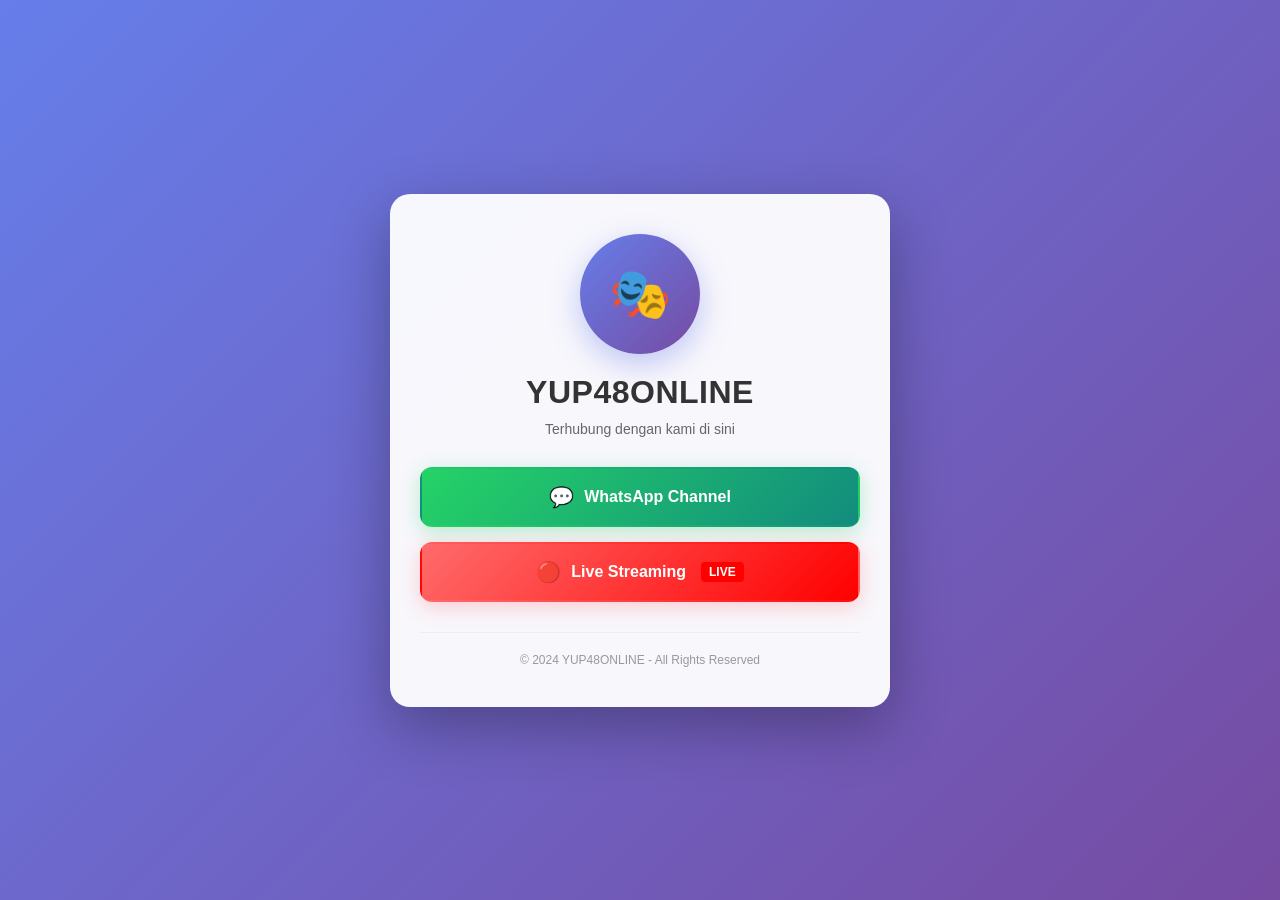
<file: index.html>
<!DOCTYPE html>
<html lang="id">
<head>
    <meta charset="UTF-8">
    <meta name="viewport" content="width=device-width, initial-scale=1.0">
    <title>YUP48ONLINE - Linktree</title>
    <style>
        * {
            margin: 0;
            padding: 0;
            box-sizing: border-box;
        }

        body {
            font-family: 'Segoe UI', Tahoma, Geneva, Verdana, sans-serif;
            background: linear-gradient(135deg, #667eea 0%, #764ba2 100%);
            min-height: 100vh;
            display: flex;
            justify-content: center;
            align-items: center;
            padding: 20px;
        }

        .container {
            width: 100%;
            max-width: 500px;
            background: rgba(255, 255, 255, 0.95);
            border-radius: 20px;
            padding: 40px 30px;
            box-shadow: 0 20px 60px rgba(0, 0, 0, 0.3);
            text-align: center;
            animation: slideUp 0.6s ease-out;
        }

        @keyframes slideUp {
            from {
                opacity: 0;
                transform: translateY(30px);
            }
            to {
                opacity: 1;
                transform: translateY(0);
            }
        }

        .profile-section {
            margin-bottom: 30px;
        }

        .profile-avatar {
            width: 120px;
            height: 120px;
            margin: 0 auto 20px;
            background: linear-gradient(135deg, #667eea 0%, #764ba2 100%);
            border-radius: 50%;
            display: flex;
            align-items: center;
            justify-content: center;
            font-size: 50px;
            color: white;
            box-shadow: 0 10px 30px rgba(102, 126, 234, 0.4);
        }

        .profile-title {
            font-size: 32px;
            font-weight: 700;
            color: #333;
            margin-bottom: 10px;
            letter-spacing: 0.5px;
        }

        .profile-subtitle {
            font-size: 14px;
            color: #666;
            margin-bottom: 25px;
            font-weight: 500;
        }

        .links-section {
            display: flex;
            flex-direction: column;
            gap: 15px;
        }

        .link-button {
            display: block;
            padding: 16px 20px;
            text-decoration: none;
            border-radius: 12px;
            font-weight: 600;
            font-size: 16px;
            transition: all 0.3s ease;
            border: 2px solid transparent;
            cursor: pointer;
            display: flex;
            align-items: center;
            justify-content: center;
            gap: 10px;
            position: relative;
            overflow: hidden;
        }

        .link-button::before {
            content: '';
            position: absolute;
            top: 0;
            left: -100%;
            width: 100%;
            height: 100%;
            background: rgba(255, 255, 255, 0.2);
            transition: left 0.4s ease;
            z-index: 0;
        }

        .link-button:hover::before {
            left: 100%;
        }

        .link-button span {
            position: relative;
            z-index: 1;
            display: flex;
            align-items: center;
            gap: 10px;
        }

        .whatsapp-btn {
            background: linear-gradient(135deg, #25D366 0%, #128C7E 100%);
            color: white;
            box-shadow: 0 5px 20px rgba(37, 211, 102, 0.3);
        }

        .whatsapp-btn:hover {
            transform: translateY(-3px);
            box-shadow: 0 8px 25px rgba(37, 211, 102, 0.4);
        }

        .live-btn {
            background: linear-gradient(135deg, #FF6B6B 0%, #FF0000 100%);
            color: white;
            box-shadow: 0 5px 20px rgba(255, 107, 107, 0.3);
        }

        .live-btn:hover {
            transform: translateY(-3px);
            box-shadow: 0 8px 25px rgba(255, 107, 107, 0.4);
        }

        .icon {
            font-size: 20px;
            display: inline-block;
        }

        .live-badge {
            display: inline-block;
            background: #FF0000;
            color: white;
            padding: 3px 8px;
            border-radius: 4px;
            font-size: 12px;
            font-weight: 700;
            margin-left: 5px;
            animation: pulse 2s infinite;
        }

        @keyframes pulse {
            0%, 100% {
                opacity: 1;
            }
            50% {
                opacity: 0.7;
            }
        }

        .footer {
            margin-top: 30px;
            padding-top: 20px;
            border-top: 1px solid #eee;
            font-size: 12px;
            color: #999;
        }

        @media (max-width: 480px) {
            .container {
                padding: 30px 20px;
            }

            .profile-title {
                font-size: 28px;
            }

            .link-button {
                padding: 14px 18px;
                font-size: 15px;
            }
        }
    </style>
</head>
<body>
    <div class="container">
        <div class="profile-section">
            <div class="profile-avatar">🎭</div>
            <h1 class="profile-title">YUP48ONLINE</h1>
            <p class="profile-subtitle">Terhubung dengan kami di sini</p>
        </div>

        <div class="links-section">
            <a href="https://whatsapp.com/channel/0029Vb6yD8g8aKvRlXCODK3D" class="link-button whatsapp-btn" target="_blank">
                <span>
                    <span class="icon">💬</span>
                    WhatsApp Channel
                </span>
            </a>

            <a href="http://yup48.online/live/theaterfree/" class="link-button live-btn" target="_blank">
                <span>
                    <span class="icon">🔴</span>
                    Live Streaming
                    <span class="live-badge">LIVE</span>
                </span>
            </a>
        </div>

        <div class="footer">
            <p>© 2024 YUP48ONLINE - All Rights Reserved</p>
        </div>
    </div>
</body>
</html>
</file>
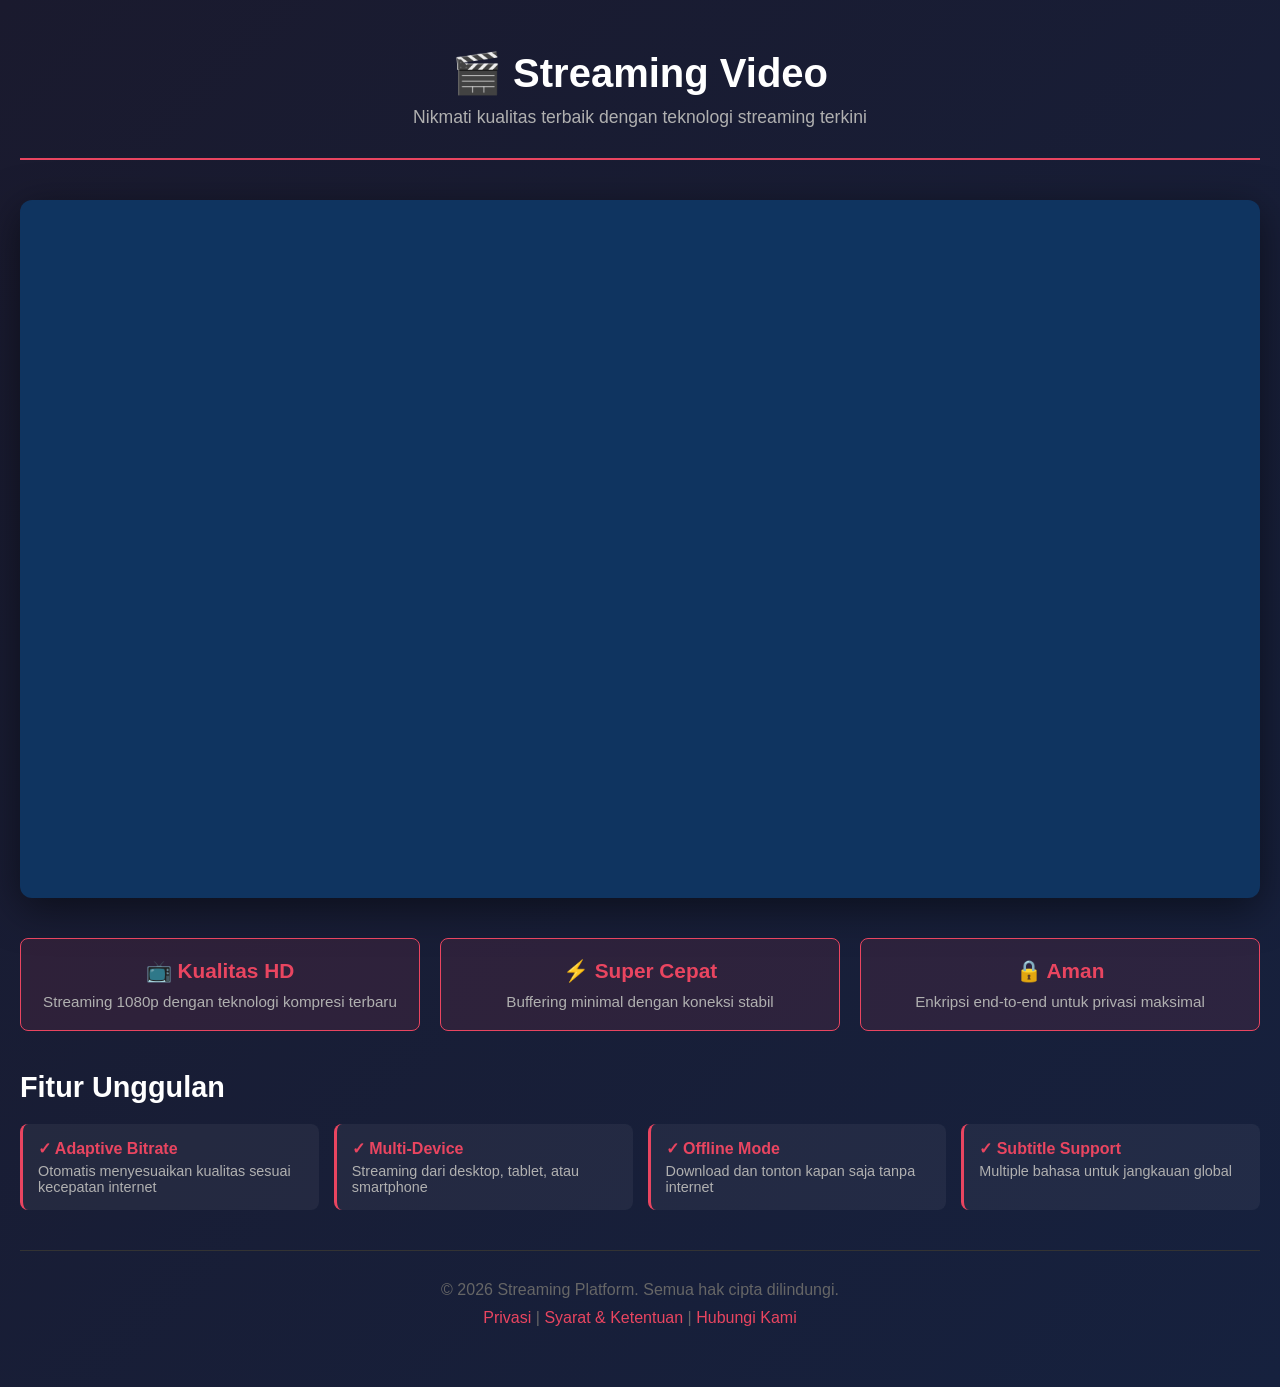
<file: player/index.html>
<!DOCTYPE html>
<html lang="id">
<head>
    <meta charset="UTF-8">
    <meta name="viewport" content="width=device-width, initial-scale=1.0">
    <title>Streaming Video</title>
    <style>
        * {
            margin: 0;
            padding: 0;
            box-sizing: border-box;
        }

        body {
            font-family: 'Segoe UI', Tahoma, Geneva, Verdana, sans-serif;
            background: linear-gradient(135deg, #1a1a2e 0%, #16213e 100%);
            color: #fff;
            min-height: 100vh;
            padding: 20px;
        }

        .container {
            max-width: 1400px;
            margin: 0 auto;
        }

        header {
            text-align: center;
            margin-bottom: 40px;
            padding: 30px 0;
            border-bottom: 2px solid #e94560;
        }

        header h1 {
            font-size: 2.5rem;
            margin-bottom: 10px;
            color: #fff;
        }

        header p {
            font-size: 1.1rem;
            color: #b0b0b0;
        }

        .player-container {
            background: #0f3460;
            border-radius: 12px;
            overflow: hidden;
            box-shadow: 0 10px 40px rgba(0, 0, 0, 0.5);
            margin-bottom: 40px;
            aspect-ratio: 16 / 9;
        }

        .player-container iframe {
            width: 100%;
            height: 100%;
            border: none;
        }

        .info-section {
            display: grid;
            grid-template-columns: repeat(auto-fit, minmax(250px, 1fr));
            gap: 20px;
            margin-bottom: 40px;
        }

        .info-card {
            background: rgba(232, 69, 96, 0.1);
            border: 1px solid #e94560;
            padding: 20px;
            border-radius: 8px;
            text-align: center;
        }

        .info-card h3 {
            font-size: 1.3rem;
            margin-bottom: 10px;
            color: #e94560;
        }

        .info-card p {
            color: #b0b0b0;
            font-size: 0.95rem;
        }

        .features {
            display: grid;
            grid-template-columns: repeat(auto-fit, minmax(200px, 1fr));
            gap: 15px;
            margin-bottom: 40px;
        }

        .feature-item {
            background: rgba(255, 255, 255, 0.05);
            padding: 15px;
            border-radius: 8px;
            border-left: 3px solid #e94560;
        }

        .feature-item h4 {
            color: #e94560;
            margin-bottom: 5px;
        }

        .feature-item p {
            color: #b0b0b0;
            font-size: 0.9rem;
        }

        footer {
            text-align: center;
            padding: 30px 0;
            border-top: 1px solid #333;
            margin-top: 40px;
            color: #666;
        }

        footer p {
            margin-bottom: 10px;
        }

        footer a {
            color: #e94560;
            text-decoration: none;
            transition: color 0.3s;
        }

        footer a:hover {
            color: #ff6b7a;
        }

        @media (max-width: 768px) {
            header h1 {
                font-size: 1.8rem;
            }

            .player-container {
                margin-bottom: 30px;
            }

            .info-section {
                gap: 15px;
            }
        }
    </style>
</head>
<body>
    <div class="container">
        <header>
            <h1>🎬 Streaming Video</h1>
            <p>Nikmati kualitas terbaik dengan teknologi streaming terkini</p>
        </header>

        <div class="player-container">
            <iframe width="1280" height="720" src="https://lixbox.net/e/t0fkRTIT" frameborder="0" allowfullscreen></iframe>
        </div>

        <div class="info-section">
            <div class="info-card">
                <h3>📺 Kualitas HD</h3>
                <p>Streaming 1080p dengan teknologi kompresi terbaru</p>
            </div>
            <div class="info-card">
                <h3>⚡ Super Cepat</h3>
                <p>Buffering minimal dengan koneksi stabil</p>
            </div>
            <div class="info-card">
                <h3>🔒 Aman</h3>
                <p>Enkripsi end-to-end untuk privasi maksimal</p>
            </div>
        </div>

        <h2 style="margin-bottom: 20px; font-size: 1.8rem;">Fitur Unggulan</h2>
        <div class="features">
            <div class="feature-item">
                <h4>✓ Adaptive Bitrate</h4>
                <p>Otomatis menyesuaikan kualitas sesuai kecepatan internet</p>
            </div>
            <div class="feature-item">
                <h4>✓ Multi-Device</h4>
                <p>Streaming dari desktop, tablet, atau smartphone</p>
            </div>
            <div class="feature-item">
                <h4>✓ Offline Mode</h4>
                <p>Download dan tonton kapan saja tanpa internet</p>
            </div>
            <div class="feature-item">
                <h4>✓ Subtitle Support</h4>
                <p>Multiple bahasa untuk jangkauan global</p>
            </div>
        </div>

        <footer>
            <p>&copy; 2026 Streaming Platform. Semua hak cipta dilindungi.</p>
            <p>
                <a href="#privasi">Privasi</a> | 
                <a href="#syarat">Syarat & Ketentuan</a> | 
                <a href="#kontak">Hubungi Kami</a>
            </p>
        </footer>
    </div>
</body>
</html>
</file>
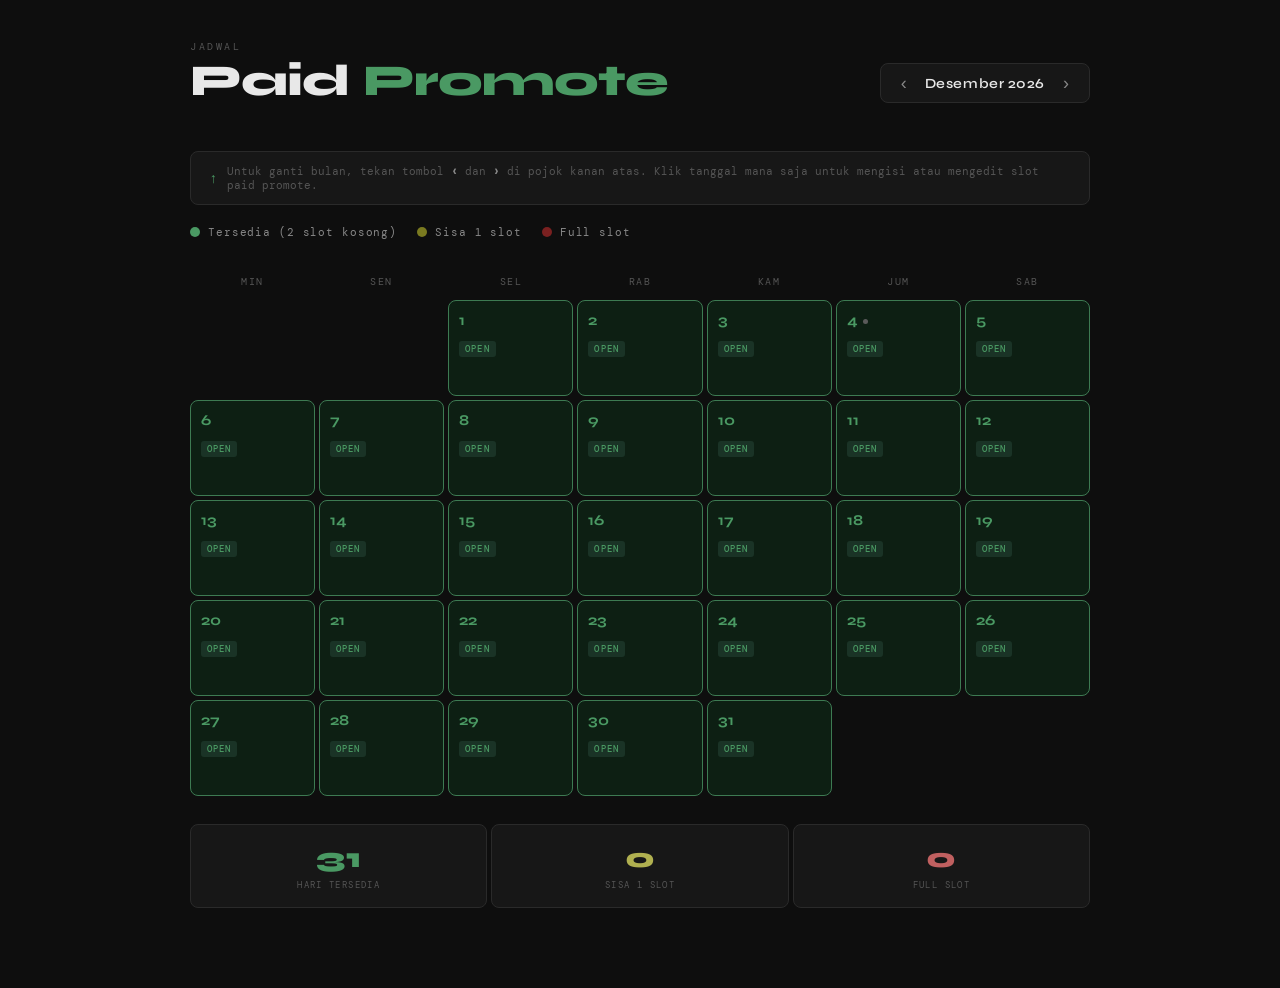
<file: admin/pp/index.html>
<!DOCTYPE html>
<html lang="id">
<head>
<meta charset="UTF-8">
<meta name="viewport" content="width=device-width, initial-scale=1.0">
<title>Jadwal Paid Promote </title>
<link href="https://fonts.googleapis.com/css2?family=DM+Mono:wght@300;400;500&family=Syne:wght@400;600;700;800&display=swap" rel="stylesheet">
<style>
  :root {
    --bg: #0e0e0e;
    --surface: #171717;
    --surface2: #1f1f1f;
    --border: #2a2a2a;
    --border-light: #333;
    --text-primary: #e8e8e8;
    --text-secondary: #888;
    --text-muted: #555;
    --green: #3d7a52;
    --green-glow: #4a9963;
    --green-bg: #0d1f13;
    --half-bg: #1a1a10;
    --half-accent: #7a7a20;
    --full-bg: #1a0d0d;
    --full-accent: #7a2020;
    --accent: #5a5a5a;
    --mono: 'DM Mono', monospace;
    --display: 'Syne', sans-serif;
  }

  * { margin: 0; padding: 0; box-sizing: border-box; }

  body {
    background: var(--bg);
    color: var(--text-primary);
    font-family: var(--mono);
    min-height: 100vh;
    padding: 40px 24px 80px;
  }

  /* ── HEADER ── */
  .header {
    max-width: 900px;
    margin: 0 auto 48px;
    display: flex;
    align-items: flex-end;
    justify-content: space-between;
    gap: 16px;
    flex-wrap: wrap;
  }

  .header-left .label {
    font-size: 10px;
    letter-spacing: 0.25em;
    text-transform: uppercase;
    color: var(--text-muted);
    margin-bottom: 6px;
  }

  .header-left h1 {
    font-family: var(--display);
    font-size: clamp(28px, 5vw, 44px);
    font-weight: 800;
    color: var(--text-primary);
    line-height: 1;
    letter-spacing: -0.02em;
  }

  .header-left h1 span {
    color: var(--green-glow);
  }

  .month-nav {
    display: flex;
    align-items: center;
    gap: 12px;
    background: var(--surface);
    border: 1px solid var(--border);
    border-radius: 8px;
    padding: 8px 14px;
  }

  .month-nav button {
    background: none;
    border: none;
    color: var(--text-secondary);
    cursor: pointer;
    font-size: 18px;
    line-height: 1;
    padding: 2px 6px;
    border-radius: 4px;
    transition: color 0.15s, background 0.15s;
  }

  .month-nav button:hover { background: var(--border); color: var(--text-primary); }

  #monthLabel {
    font-family: var(--display);
    font-size: 14px;
    font-weight: 600;
    color: var(--text-primary);
    min-width: 110px;
    text-align: center;
    letter-spacing: 0.04em;
  }

  /* ── LEGEND ── */
  .legend {
    max-width: 900px;
    margin: 0 auto 28px;
    display: flex;
    gap: 20px;
    flex-wrap: wrap;
  }

  .legend-item {
    display: flex;
    align-items: center;
    gap: 8px;
    font-size: 11px;
    color: var(--text-secondary);
    letter-spacing: 0.08em;
  }

  .legend-dot {
    width: 10px; height: 10px;
    border-radius: 50%;
  }

  .dot-free { background: var(--green-glow); }
  .dot-half { background: var(--half-accent); }
  .dot-full { background: var(--full-accent); }

  /* ── CALENDAR ── */
  .calendar-wrap {
    max-width: 900px;
    margin: 0 auto;
  }

  .day-headers {
    display: grid;
    grid-template-columns: repeat(7, 1fr);
    gap: 4px;
    margin-bottom: 4px;
  }

  .day-header {
    text-align: center;
    font-size: 10px;
    letter-spacing: 0.15em;
    text-transform: uppercase;
    color: var(--text-muted);
    padding: 8px 0;
  }

  .calendar-grid {
    display: grid;
    grid-template-columns: repeat(7, 1fr);
    gap: 4px;
  }

  .day-cell {
    background: var(--surface);
    border: 1px solid var(--border);
    border-radius: 8px;
    min-height: 96px;
    padding: 10px;
    cursor: pointer;
    transition: border-color 0.15s, background 0.15s;
    position: relative;
    overflow: hidden;
  }

  .day-cell:hover { border-color: var(--border-light); background: var(--surface2); }
  .day-cell.empty { background: transparent; border-color: transparent; cursor: default; }
  .day-cell.today { border-color: var(--accent); }

  /* States */
  .day-cell.state-free {
    background: var(--green-bg);
    border-color: var(--green);
  }

  .day-cell.state-free:hover { border-color: var(--green-glow); }

  .day-cell.state-half {
    background: var(--half-bg);
    border-color: #3a3a10;
  }

  .day-cell.state-full {
    background: var(--full-bg);
    border-color: #3a1010;
  }

  .day-num {
    font-family: var(--display);
    font-size: 15px;
    font-weight: 700;
    color: var(--text-secondary);
    margin-bottom: 6px;
  }

  .day-cell.state-free .day-num { color: var(--green-glow); }
  .day-cell.state-half .day-num { color: #c0c060; }
  .day-cell.state-full .day-num { color: #c06060; }
  .day-cell.today .day-num::after {
    content: '';
    display: inline-block;
    width: 5px; height: 5px;
    background: var(--accent);
    border-radius: 50%;
    margin-left: 5px;
    vertical-align: middle;
  }

  .slot-list {
    display: flex;
    flex-direction: column;
    gap: 3px;
  }

  .slot-item {
    font-size: 9px;
    color: var(--text-secondary);
    background: var(--surface2);
    border-radius: 3px;
    padding: 2px 5px;
    white-space: nowrap;
    overflow: hidden;
    text-overflow: ellipsis;
    letter-spacing: 0.03em;
  }

  .status-badge {
    margin-top: 6px;
    font-size: 9px;
    letter-spacing: 0.12em;
    text-transform: uppercase;
    font-weight: 500;
    padding: 2px 6px;
    border-radius: 3px;
    display: inline-block;
  }

  .badge-free { background: #1a3326; color: var(--green-glow); }
  .badge-half { background: #2a2a10; color: #b0b050; }
  .badge-full { background: #2a1010; color: #c06060; }

  /* ── MODAL ── */
  .modal-overlay {
    display: none;
    position: fixed;
    inset: 0;
    background: rgba(0,0,0,0.75);
    z-index: 100;
    align-items: center;
    justify-content: center;
    backdrop-filter: blur(4px);
  }

  .modal-overlay.open { display: flex; }

  .modal {
    background: var(--surface);
    border: 1px solid var(--border-light);
    border-radius: 12px;
    padding: 28px;
    width: 360px;
    max-width: 90vw;
  }

  .modal-title {
    font-family: var(--display);
    font-size: 20px;
    font-weight: 700;
    margin-bottom: 4px;
  }

  .modal-date {
    font-size: 11px;
    color: var(--text-muted);
    letter-spacing: 0.1em;
    margin-bottom: 20px;
  }

  .slot-section { margin-bottom: 20px; }

  .slot-label {
    font-size: 10px;
    letter-spacing: 0.15em;
    text-transform: uppercase;
    color: var(--text-muted);
    margin-bottom: 8px;
  }

  .slot-input-row {
    display: flex;
    gap: 8px;
    margin-bottom: 6px;
    align-items: center;
  }

  .slot-input {
    flex: 1;
    background: var(--surface2);
    border: 1px solid var(--border);
    border-radius: 6px;
    padding: 8px 10px;
    font-family: var(--mono);
    font-size: 12px;
    color: var(--text-primary);
    outline: none;
    transition: border-color 0.15s;
  }

  .slot-input:focus { border-color: var(--border-light); }
  .slot-input::placeholder { color: var(--text-muted); }

  .slot-clear {
    background: none;
    border: 1px solid var(--border);
    color: var(--text-muted);
    border-radius: 6px;
    width: 28px; height: 34px;
    cursor: pointer;
    font-size: 14px;
    display: flex; align-items: center; justify-content: center;
    transition: all 0.15s;
    flex-shrink: 0;
  }

  .slot-clear:hover { background: var(--full-bg); border-color: #7a2020; color: #c06060; }

  .modal-actions {
    display: flex;
    gap: 8px;
    margin-top: 4px;
  }

  .btn {
    flex: 1;
    padding: 10px;
    border-radius: 6px;
    border: none;
    font-family: var(--mono);
    font-size: 12px;
    letter-spacing: 0.08em;
    cursor: pointer;
    transition: all 0.15s;
  }

  .btn-primary {
    background: var(--surface2);
    border: 1px solid var(--border-light);
    color: var(--text-primary);
  }

  .btn-primary:hover { background: var(--border); }

  .btn-cancel {
    background: none;
    border: 1px solid var(--border);
    color: var(--text-muted);
  }

  .btn-cancel:hover { color: var(--text-secondary); }

  /* ── STATS ── */
  .stats {
    max-width: 900px;
    margin: 28px auto 0;
    display: grid;
    grid-template-columns: repeat(3, 1fr);
    gap: 4px;
  }

  .stat-card {
    background: var(--surface);
    border: 1px solid var(--border);
    border-radius: 8px;
    padding: 16px 20px;
    text-align: center;
  }

  .stat-num {
    font-family: var(--display);
    font-size: 28px;
    font-weight: 800;
    margin-bottom: 4px;
  }

  .stat-num.green { color: var(--green-glow); }
  .stat-num.yellow { color: #b0b050; }
  .stat-num.red { color: #c06060; }

  .stat-label {
    font-size: 9px;
    letter-spacing: 0.15em;
    text-transform: uppercase;
    color: var(--text-muted);
  }

  /* ── EDIT MONTH HINT ── */
  .edit-hint {
    max-width: 900px;
    margin: 0 auto 20px;
    background: var(--surface);
    border: 1px solid var(--border);
    border-radius: 8px;
    padding: 12px 18px;
    font-size: 11px;
    color: var(--text-muted);
    display: flex;
    align-items: center;
    gap: 10px;
  }

  .edit-hint strong { color: var(--text-secondary); }
  .hint-arrow { color: var(--green-glow); font-size: 14px; }

  @media (max-width: 600px) {
    .day-cell { min-height: 70px; padding: 6px; }
    .day-num { font-size: 12px; }
    .stats { grid-template-columns: repeat(3, 1fr); }
  }
</style>
</head>
<body>

<!-- HEADER -->
<div class="header">
  <div class="header-left">
    <div class="label">Jadwal</div>
    <h1>Paid <span>Promote</span></h1>
  </div>
  <div class="month-nav">
    <button onclick="changeMonth(-1)">&#8249;</button>
    <span id="monthLabel">Mei 2025</span>
    <button onclick="changeMonth(1)">&#8250;</button>
  </div>
</div>

<!-- EDIT HINT -->
<div class="edit-hint">
  <span class="hint-arrow">↑</span>
  <span>Untuk ganti bulan, tekan tombol <strong>&lsaquo;</strong> dan <strong>&rsaquo;</strong> di pojok kanan atas. Klik tanggal mana saja untuk mengisi atau mengedit slot paid promote.</span>
</div>

<!-- LEGEND -->
<div class="legend">
  <div class="legend-item"><div class="legend-dot dot-free"></div> Tersedia (2 slot kosong)</div>
  <div class="legend-item"><div class="legend-dot dot-half"></div> Sisa 1 slot</div>
  <div class="legend-item"><div class="legend-dot dot-full"></div> Full slot</div>
</div>

<!-- CALENDAR -->
<div class="calendar-wrap">
  <div class="day-headers">
    <div class="day-header">Min</div>
    <div class="day-header">Sen</div>
    <div class="day-header">Sel</div>
    <div class="day-header">Rab</div>
    <div class="day-header">Kam</div>
    <div class="day-header">Jum</div>
    <div class="day-header">Sab</div>
  </div>
  <div class="calendar-grid" id="calendarGrid"></div>
</div>

<!-- STATS -->
<div class="stats">
  <div class="stat-card">
    <div class="stat-num green" id="statFree">0</div>
    <div class="stat-label">Hari Tersedia</div>
  </div>
  <div class="stat-card">
    <div class="stat-num yellow" id="statHalf">0</div>
    <div class="stat-label">Sisa 1 Slot</div>
  </div>
  <div class="stat-card">
    <div class="stat-num red" id="statFull">0</div>
    <div class="stat-label">Full Slot</div>
  </div>
</div>

<!-- MODAL -->
<div class="modal-overlay" id="modalOverlay" onclick="closeModalOutside(event)">
  <div class="modal">
    <div class="modal-title" id="modalTitle">Edit Slot</div>
    <div class="modal-date" id="modalDate"></div>

    <div class="slot-section">
      <div class="slot-label">Slot 1</div>
      <div class="slot-input-row">
        <input type="text" class="slot-input" id="slot1Input" placeholder="Nama / brand...">
        <button class="slot-clear" onclick="clearSlot(1)" title="Hapus slot 1">×</button>
      </div>
    </div>

    <div class="slot-section">
      <div class="slot-label">Slot 2</div>
      <div class="slot-input-row">
        <input type="text" class="slot-input" id="slot2Input" placeholder="Nama / brand...">
        <button class="slot-clear" onclick="clearSlot(2)" title="Hapus slot 2">×</button>
      </div>
    </div>

    <div class="modal-actions">
      <button class="btn btn-cancel" onclick="closeModal()">Batal</button>
      <button class="btn btn-primary" onclick="saveSlots()">Simpan</button>
    </div>
  </div>
</div>

<script>
  // ── STATE ──
  // currentYear/Month: what's displayed
  // Bulan Mei = index 4 (0-based), year = 2025 (sesuai prompt)
 let currentYear = new Date().getFullYear();
let currentMonth = new Date().getMonth(); // otomatis bulan sekarang

  // scheduleData[key] = { slot1: string, slot2: string }
  // key format: "YYYY-MM-DD"
  let scheduleData = JSON.parse(localStorage.getItem('ppSchedule') || '{}');

  let activeDate = null;

  const MONTHS_ID = ['Januari','Februari','Maret','April','Mei','Juni',
                     'Juli','Agustus','September','Oktober','November','Desember'];

  function saveToStorage() {
    localStorage.setItem('ppSchedule', JSON.stringify(scheduleData));
  }

  function dateKey(y, m, d) {
    return `${y}-${String(m+1).padStart(2,'0')}-${String(d).padStart(2,'0')}`;
  }

  function changeMonth(dir) {
    currentMonth += dir;
    if (currentMonth > 11) { currentMonth = 0; currentYear++; }
    if (currentMonth < 0) { currentMonth = 11; currentYear--; }
    renderCalendar();
  }

  function renderCalendar() {
    document.getElementById('monthLabel').textContent =
      `${MONTHS_ID[currentMonth]} ${currentYear}`;

    const grid = document.getElementById('calendarGrid');
    grid.innerHTML = '';

    const firstDay = new Date(currentYear, currentMonth, 1).getDay(); // 0=Sun
    const totalDays = new Date(currentYear, currentMonth + 1, 0).getDate();

    const today = new Date();
    const isCurrentMonth = today.getFullYear() === currentYear && today.getMonth() === currentMonth;
    const todayDate = isCurrentMonth ? today.getDate() : -1;

    let free = 0, half = 0, full = 0;

    // Empty cells before first day
    for (let i = 0; i < firstDay; i++) {
      const empty = document.createElement('div');
      empty.className = 'day-cell empty';
      grid.appendChild(empty);
    }

    for (let d = 1; d <= totalDays; d++) {
      const key = dateKey(currentYear, currentMonth, d);
      const data = scheduleData[key] || { slot1: '', slot2: '' };
      const s1 = data.slot1.trim();
      const s2 = data.slot2.trim();
      const count = (s1 ? 1 : 0) + (s2 ? 1 : 0);

      let state = 'free';
      if (count === 1) state = 'half';
      if (count === 2) state = 'full';

      if (state === 'free') free++;
      else if (state === 'half') half++;
      else full++;

      const cell = document.createElement('div');
      cell.className = `day-cell state-${state}${d === todayDate ? ' today' : ''}`;
      cell.onclick = () => openModal(d);

      let innerHTML = `<div class="day-num">${d}</div><div class="slot-list">`;
      if (s1) innerHTML += `<div class="slot-item">● ${s1}</div>`;
      if (s2) innerHTML += `<div class="slot-item">● ${s2}</div>`;
      innerHTML += `</div>`;

      if (state === 'free') {
        innerHTML += `<div class="status-badge badge-free">Open</div>`;
      } else if (state === 'half') {
        innerHTML += `<div class="status-badge badge-half">Sisa 1</div>`;
      } else {
        innerHTML += `<div class="status-badge badge-full">Full</div>`;
      }

      cell.innerHTML = innerHTML;
      grid.appendChild(cell);
    }

    document.getElementById('statFree').textContent = free;
    document.getElementById('statHalf').textContent = half;
    document.getElementById('statFull').textContent = full;
  }

  // ── MODAL ──
  function openModal(d) {
    activeDate = d;
    const key = dateKey(currentYear, currentMonth, d);
    const data = scheduleData[key] || { slot1: '', slot2: '' };

    document.getElementById('modalTitle').textContent = `Edit — ${d} ${MONTHS_ID[currentMonth]}`;
    document.getElementById('modalDate').textContent =
      `${currentYear} · klik simpan untuk menyimpan perubahan`;
    document.getElementById('slot1Input').value = data.slot1 || '';
    document.getElementById('slot2Input').value = data.slot2 || '';
    document.getElementById('modalOverlay').classList.add('open');
    document.getElementById('slot1Input').focus();
  }

  function closeModal() {
    document.getElementById('modalOverlay').classList.remove('open');
    activeDate = null;
  }

  function closeModalOutside(e) {
    if (e.target === document.getElementById('modalOverlay')) closeModal();
  }

  function clearSlot(n) {
    document.getElementById(`slot${n}Input`).value = '';
  }

  function saveSlots() {
    if (!activeDate) return;
    const key = dateKey(currentYear, currentMonth, activeDate);
    scheduleData[key] = {
      slot1: document.getElementById('slot1Input').value.trim(),
      slot2: document.getElementById('slot2Input').value.trim(),
    };
    saveToStorage();
    closeModal();
    renderCalendar();
  }

  // Enter key to save
  document.addEventListener('keydown', e => {
    if (e.key === 'Enter' && document.getElementById('modalOverlay').classList.contains('open')) {
      saveSlots();
    }
    if (e.key === 'Escape') closeModal();
  });

  // ── INIT ──
  renderCalendar();
</script>
</body>
</html>
</file>
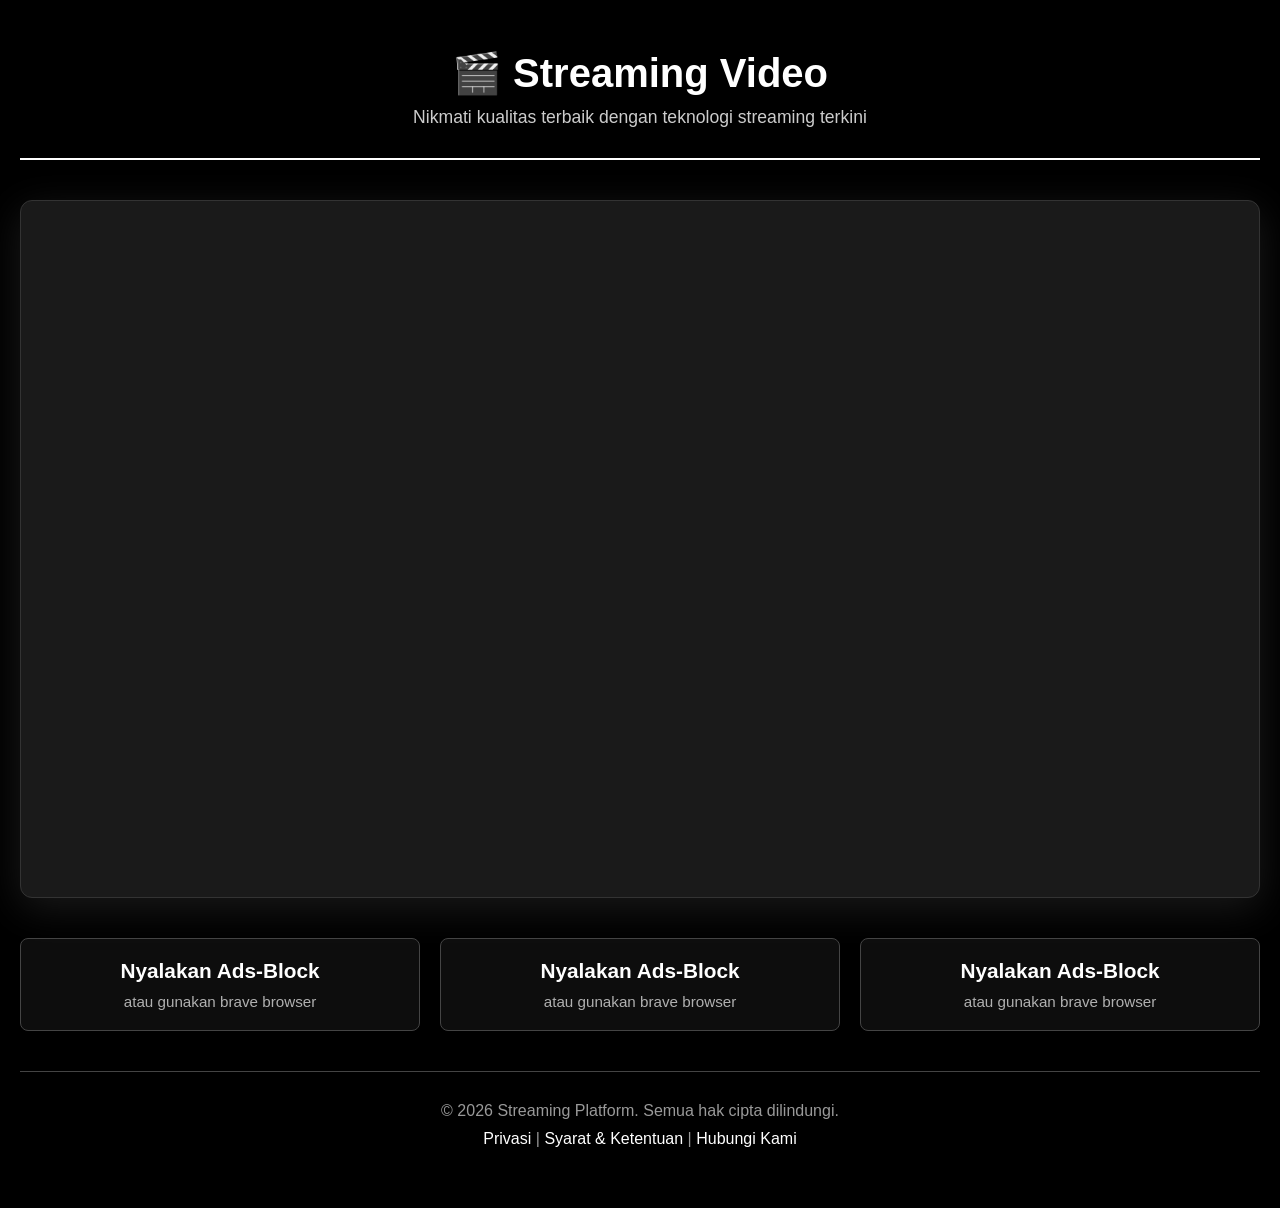
<file: s/jkt48school-8912/index.html>
<!DOCTYPE html>
<html lang="id">
<head>
    <meta charset="UTF-8">
    <meta name="viewport" content="width=device-width, initial-scale=1.0">
    <title>Streaming Video</title>
    <style>
        * {
            margin: 0;
            padding: 0;
            box-sizing: border-box;
        }

        body {
            font-family: 'Segoe UI', Tahoma, Geneva, Verdana, sans-serif;
            background: #000000;
            color: #ffffff;
            min-height: 100vh;
            padding: 20px;
        }

        .container {
            max-width: 1400px;
            margin: 0 auto;
        }

        header {
            text-align: center;
            margin-bottom: 40px;
            padding: 30px 0;
            border-bottom: 2px solid #ffffff;
        }

        header h1 {
            font-size: 2.5rem;
            margin-bottom: 10px;
            color: #ffffff;
        }

        header p {
            font-size: 1.1rem;
            color: #cccccc;
        }

        .player-container {
            background: #1a1a1a;
            border-radius: 12px;
            overflow: hidden;
            box-shadow: 0 10px 40px rgba(255, 255, 255, 0.1);
            margin-bottom: 40px;
            aspect-ratio: 16 / 9;
            border: 1px solid #333333;
        }

        .player-container iframe {
            width: 100%;
            height: 100%;
            border: none;
        }

        .info-section {
            display: grid;
            grid-template-columns: repeat(auto-fit, minmax(250px, 1fr));
            gap: 20px;
            margin-bottom: 40px;
        }

        .info-card {
            background: rgba(255, 255, 255, 0.05);
            border: 1px solid #444444;
            padding: 20px;
            border-radius: 8px;
            text-align: center;
        }

        .info-card h3 {
            font-size: 1.3rem;
            margin-bottom: 10px;
            color: #ffffff;
        }

        .info-card p {
            color: #b0b0b0;
            font-size: 0.95rem;
        }

        .features {
            display: grid;
            grid-template-columns: repeat(auto-fit, minmax(200px, 1fr));
            gap: 15px;
            margin-bottom: 40px;
        }

        .feature-item {
            background: rgba(255, 255, 255, 0.05);
            padding: 15px;
            border-radius: 8px;
            border-left: 3px solid #ffffff;
        }

        .feature-item h4 {
            color: #ffffff;
            margin-bottom: 5px;
        }

        .feature-item p {
            color: #b0b0b0;
            font-size: 0.9rem;
        }

        footer {
            text-align: center;
            padding: 30px 0;
            border-top: 1px solid #444444;
            margin-top: 40px;
            color: #999999;
        }

        footer p {
            margin-bottom: 10px;
        }

        footer a {
            color: #ffffff;
            text-decoration: none;
            transition: color 0.3s;
        }

        footer a:hover {
            color: #dddddd;
        }

        @media (max-width: 768px) {
            header h1 {
                font-size: 1.8rem;
            }

            .player-container {
                margin-bottom: 30px;
            }

            .info-section {
                gap: 15px;
            }
        }
    </style>
</head>
<body>
    <div class="container">
        <header>
            <h1>🎬 Streaming Video</h1>
            <p>Nikmati kualitas terbaik dengan teknologi streaming terkini</p>
        </header>

        <div class="player-container">
            <iframe width="1280" height="720" src="https://lixbox.net/e/t0fkRTIT" frameborder="0" allowfullscreen></iframe>
        </div>

        <div class="info-section">
            <div class="info-card">
                <h3>Nyalakan Ads-Block</h3>
                <p>atau gunakan brave browser</p>
            </div>
            <div class="info-card">
                <h3>Nyalakan Ads-Block</h3>
                <p>atau gunakan brave browser</p>
            </div>
            <div class="info-card">
                <h3>Nyalakan Ads-Block</h3>
                <p>atau gunakan brave browser</p>
            </div>
        </div>

        <footer>
            <p>&copy; 2026 Streaming Platform. Semua hak cipta dilindungi.</p>
            <p>
                <a href="#privasi">Privasi</a> | 
                <a href="#syarat">Syarat & Ketentuan</a> | 
                <a href="#kontak">Hubungi Kami</a>
            </p>
        </footer>
    </div>
</body>
</html>
</file>
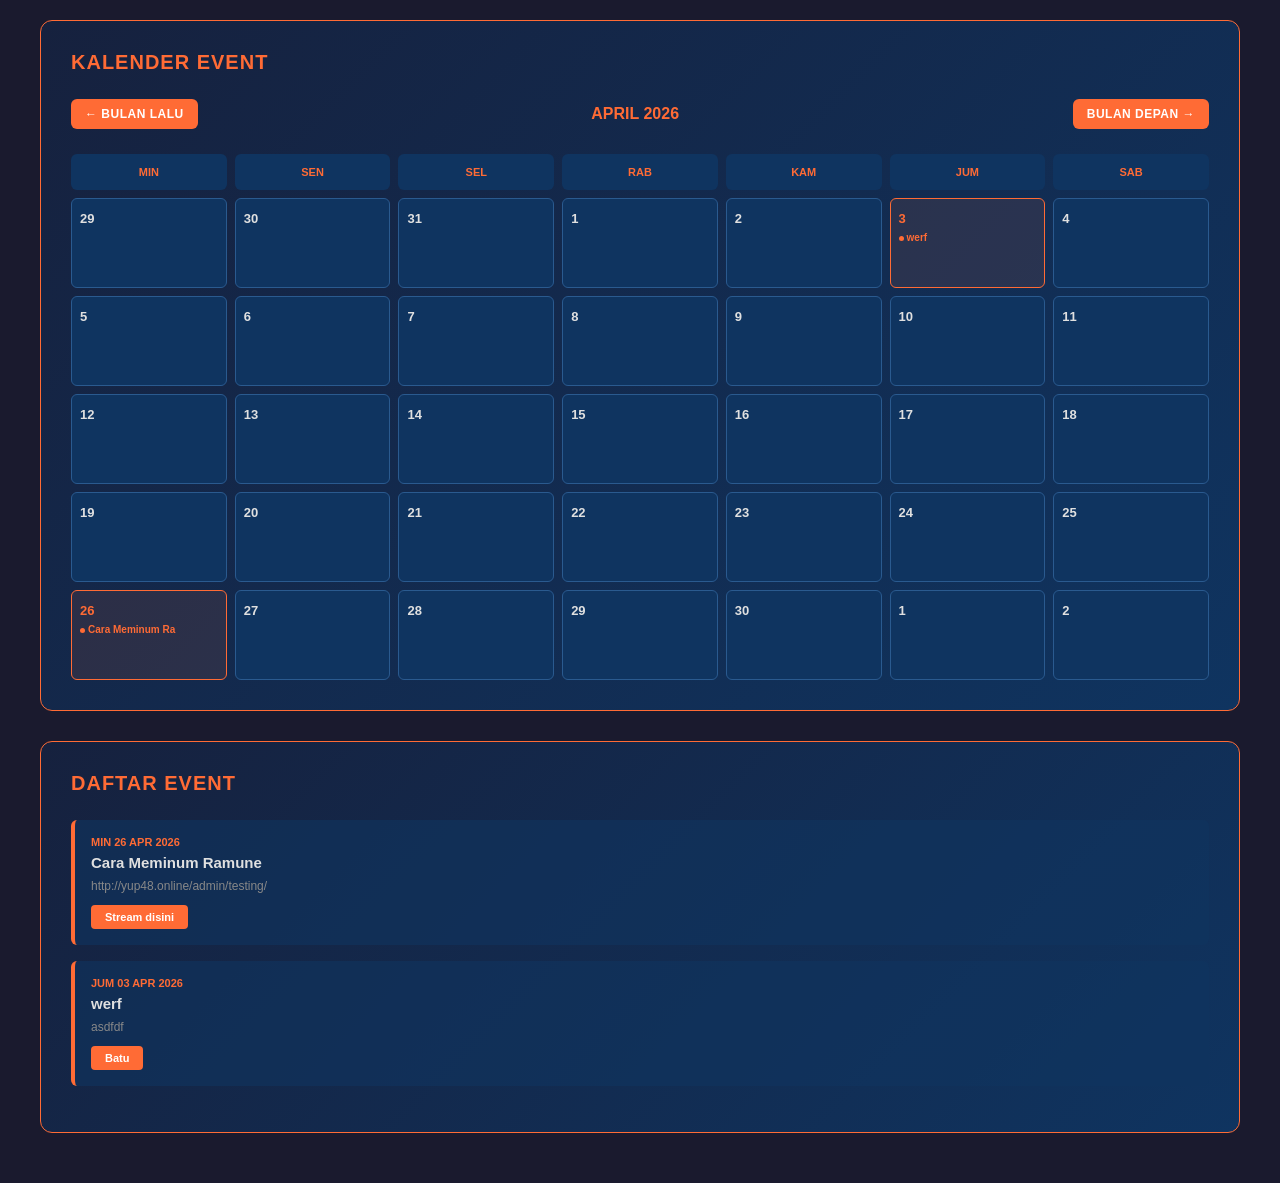
<file: admin/kalender.html>
<!DOCTYPE html>
<html lang="id">
<head>
    <meta charset="UTF-8">
    <meta name="viewport" content="width=device-width, initial-scale=1.0">
    <title>Kalender Event</title>
    <style>
        * {
            margin: 0;
            padding: 0;
            box-sizing: border-box;
        }

        body {
            background: #1a1a2e;
            color: #e0e0e0;
            font-family: 'Segoe UI', Tahoma, Geneva, Verdana, sans-serif;
            padding: 20px;
            min-height: 100vh;
        }

        .container {
            max-width: 1200px;
            margin: 0 auto;
            display: flex;
            flex-direction: column;
            gap: 30px;
            margin-bottom: 30px;
        }

        button {
            padding: 10px 16px;
            border: none;
            border-radius: 6px;
            font-weight: bold;
            cursor: pointer;
            font-size: 12px;
            text-transform: uppercase;
            letter-spacing: 0.5px;
            transition: all 0.3s ease;
        }

        /* EVENT LIST SECTION */
        .event-list {
            background: linear-gradient(135deg, #16213e 0%, #0f3460 100%);
            padding: 30px;
            border-radius: 12px;
            border: 1px solid #ff6b35;
            order: 2;
        }

        .event-list h2 {
            color: #ff6b35;
            margin-bottom: 25px;
            font-size: 20px;
            text-transform: uppercase;
            letter-spacing: 1px;
        }

        .event-item {
            background: rgba(15, 52, 96, 0.6);
            border-left: 4px solid #ff6b35;
            padding: 16px;
            margin-bottom: 16px;
            border-radius: 6px;
            transition: all 0.3s ease;
        }

        .event-item:hover {
            background: rgba(15, 52, 96, 0.9);
            border-left-color: #ff8c5a;
        }

        .event-date {
            color: #ff6b35;
            font-size: 11px;
            font-weight: bold;
            text-transform: uppercase;
            margin-bottom: 6px;
        }

        .event-title {
            color: #e0e0e0;
            font-size: 15px;
            font-weight: 600;
            margin-bottom: 8px;
        }

        .event-link {
            color: #888;
            font-size: 12px;
            word-break: break-all;
            margin-bottom: 12px;
        }

        .event-button {
            display: inline-block;
            background: #ff6b35;
            color: white;
            padding: 6px 14px;
            border-radius: 4px;
            font-size: 11px;
            font-weight: bold;
            text-decoration: none;
            cursor: pointer;
            border: none;
            transition: all 0.3s ease;
        }

        .event-button:hover {
            background: #ff8c5a;
            transform: translateY(-2px);
        }

        .no-events {
            text-align: center;
            color: #666;
            padding: 30px 20px;
            font-size: 13px;
        }

        /* CALENDAR SECTION */
        .calendar-section {
            background: linear-gradient(135deg, #16213e 0%, #0f3460 100%);
            padding: 30px;
            border-radius: 12px;
            border: 1px solid #ff6b35;
            order: 1;
        }

        .calendar-section h2 {
            color: #ff6b35;
            margin-bottom: 25px;
            font-size: 20px;
            text-transform: uppercase;
            letter-spacing: 1px;
        }

        .calendar-header {
            display: flex;
            justify-content: space-between;
            align-items: center;
            margin-bottom: 25px;
            gap: 15px;
        }

        .calendar-header button {
            background: #ff6b35;
            color: white;
            padding: 8px 14px;
            font-size: 12px;
        }

        .calendar-header button:hover {
            background: #ff8c5a;
        }

        .current-month {
            color: #ff6b35;
            font-size: 16px;
            font-weight: bold;
            text-transform: uppercase;
            flex: 1;
            text-align: center;
        }

        .calendar-grid {
            display: grid;
            grid-template-columns: repeat(7, 1fr);
            gap: 8px;
        }

        .calendar-day-header {
            background: #0f3460;
            color: #ff6b35;
            padding: 12px;
            text-align: center;
            font-weight: bold;
            font-size: 11px;
            text-transform: uppercase;
            border-radius: 6px;
        }

        .calendar-day {
            background: #0f3460;
            border: 1px solid #2a5a8f;
            padding: 12px 8px;
            min-height: 90px;
            border-radius: 6px;
            cursor: pointer;
            transition: all 0.3s ease;
            position: relative;
        }

        .calendar-day:hover {
            background: #1a4a7f;
            border-color: #ff6b35;
        }

        .calendar-day.other-month {
            color: #555;
        }

        .calendar-day.has-event {
            background: rgba(255, 107, 53, 0.1);
            border-color: #ff6b35;
        }

        .calendar-day.has-event .day-number {
            color: #ff6b35;
            font-weight: bold;
        }

        .day-number {
            color: #e0e0e0;
            font-weight: bold;
            font-size: 13px;
            margin-bottom: 6px;
        }

        .day-event-title {
            font-size: 10px;
            color: #ff6b35;
            margin-top: 4px;
            font-weight: 600;
            white-space: nowrap;
            overflow: hidden;
            text-overflow: ellipsis;
        }

        .event-dot {
            width: 5px;
            height: 5px;
            background: #ff6b35;
            border-radius: 50%;
            display: inline-block;
            margin-right: 3px;
        }

        @media (max-width: 1024px) {
            .container {
                flex-direction: column;
            }
        }
    </style>
</head>
<body>
    <div class="container">
        <!-- DAFTAR EVENT -->
        <div class="event-list">
            <h2>Daftar Event</h2>
            <div id="eventListContainer">
                <div class="no-events">Belum ada event</div>
            </div>
        </div>

        <!-- KALENDER -->
        <div class="calendar-section">
            <h2>Kalender Event</h2>
            <div class="calendar-header">
                <button onclick="prevMonth()">← BULAN LALU</button>
                <div class="current-month" id="monthDisplay"></div>
                <button onclick="nextMonth()">BULAN DEPAN →</button>
            </div>
            <div class="calendar-grid" id="calendarGrid"></div>
        </div>
    </div>

    <script>
        // DATA EVENT - TAMBAHKAN EVENT DI SINI
        let events = [
            {
                date: '2026-04-26',
                title: 'Cara Meminum Ramune',
                link: 'http://yup48.online/admin/testing/',
                buttonText: 'Stream disini'
            },
            {
                date: '2026-04-03',
                title: 'werf',
                link: 'asdfdf',
                buttonText: 'Batu'
            }
        ];

        let currentDate = new Date(2026, 3, 26); // April 26, 2026
        let selectedDate = null;

        // Nama hari dan bulan
        const dayNames = ['Minggu', 'Senin', 'Selasa', 'Rabu', 'Kamis', 'Jumat', 'Sabtu'];
        const monthNames = ['Januari', 'Februari', 'Maret', 'April', 'Mei', 'Juni', 
                           'Juli', 'Agustus', 'September', 'Oktober', 'November', 'Desember'];

        // Format tanggal ke YYYY-MM-DD
        function formatDate(date) {
            const year = date.getFullYear();
            const month = String(date.getMonth() + 1).padStart(2, '0');
            const day = String(date.getDate()).padStart(2, '0');
            return `${year}-${month}-${day}`;
        }

        // Format tanggal display
        function formatDisplayDate(dateString) {
            const [year, month, day] = dateString.split('-');
            const date = new Date(year, month - 1, day);
            return `${dayNames[date.getDay()]}, ${day} ${monthNames[date.getMonth()]} ${year}`;
        }



        // Render daftar event
        function renderEventList() {
            const container = document.getElementById('eventListContainer');
            
            if (events.length === 0) {
                container.innerHTML = '<div class="no-events">Belum ada event</div>';
                return;
            }

            container.innerHTML = events.map(event => {
                const [year, month, day] = event.date.split('-');
                const dateObj = new Date(year, month - 1, day);
                const dateStr = `${dayNames[dateObj.getDay()].toUpperCase().substring(0, 3)} ${day} ${monthNames[month - 1].toUpperCase().substring(0, 3)} ${year}`.toUpperCase();

                return `
                    <div class="event-item">
                        <div class="event-date">${dateStr}</div>
                        <div class="event-title">${event.title}</div>
                        <div class="event-link">${event.link}</div>
                        <a href="${event.link}" target="_blank" class="event-button">${event.buttonText}</a>
                    </div>
                `;
            }).join('');
        }

        // Render kalender
        function renderCalendar() {
            const grid = document.getElementById('calendarGrid');
            const monthDisplay = document.getElementById('monthDisplay');
            
            const year = currentDate.getFullYear();
            const month = currentDate.getMonth();
            
            monthDisplay.textContent = `${monthNames[month]} ${year}`;
            
            // Hari minggu header
            const dayHeaders = ['MIN', 'SEN', 'SEL', 'RAB', 'KAM', 'JUM', 'SAB'];
            let html = dayHeaders.map(day => `<div class="calendar-day-header">${day}</div>`).join('');
            
            // Tanggal bulan sebelumnya
            const firstDay = new Date(year, month, 1).getDay();
            const lastDayPrevMonth = new Date(year, month, 0).getDate();
            
            for (let i = firstDay - 1; i >= 0; i--) {
                const day = lastDayPrevMonth - i;
                html += `<div class="calendar-day other-month"><div class="day-number">${day}</div></div>`;
            }
            
            // Tanggal bulan ini
            const lastDay = new Date(year, month + 1, 0).getDate();
            
            for (let day = 1; day <= lastDay; day++) {
                const dateStr = formatDate(new Date(year, month, day));
                const hasEvent = events.some(e => e.date === dateStr);
                
                let className = 'calendar-day';
                if (hasEvent) className += ' has-event';
                
                let eventIndicator = '';
                const event = events.find(e => e.date === dateStr);
                if (event) {
                    eventIndicator = `<div class="day-event-title"><span class="event-dot"></span>${event.title.substring(0, 15)}</div>`;
                }
                
                html += `
                    <div class="${className}">
                        <div class="day-number">${day}</div>
                        ${eventIndicator}
                    </div>
                `;
            }
            
            // Tanggal bulan depan
            const totalCells = Math.ceil((firstDay + lastDay) / 7) * 7;
            for (let day = 1; day <= totalCells - firstDay - lastDay; day++) {
                html += `<div class="calendar-day other-month"><div class="day-number">${day}</div></div>`;
            }
            
            grid.innerHTML = html;
        }



        // Navigasi bulan
        function prevMonth() {
            currentDate.setMonth(currentDate.getMonth() - 1);
            renderCalendar();
        }

        function nextMonth() {
            currentDate.setMonth(currentDate.getMonth() + 1);
            renderCalendar();
        }

        // Inisialisasi
        window.addEventListener('load', function() {
            renderEventList();
            renderCalendar();
        });
    </script>
</body>
</html>
</file>
